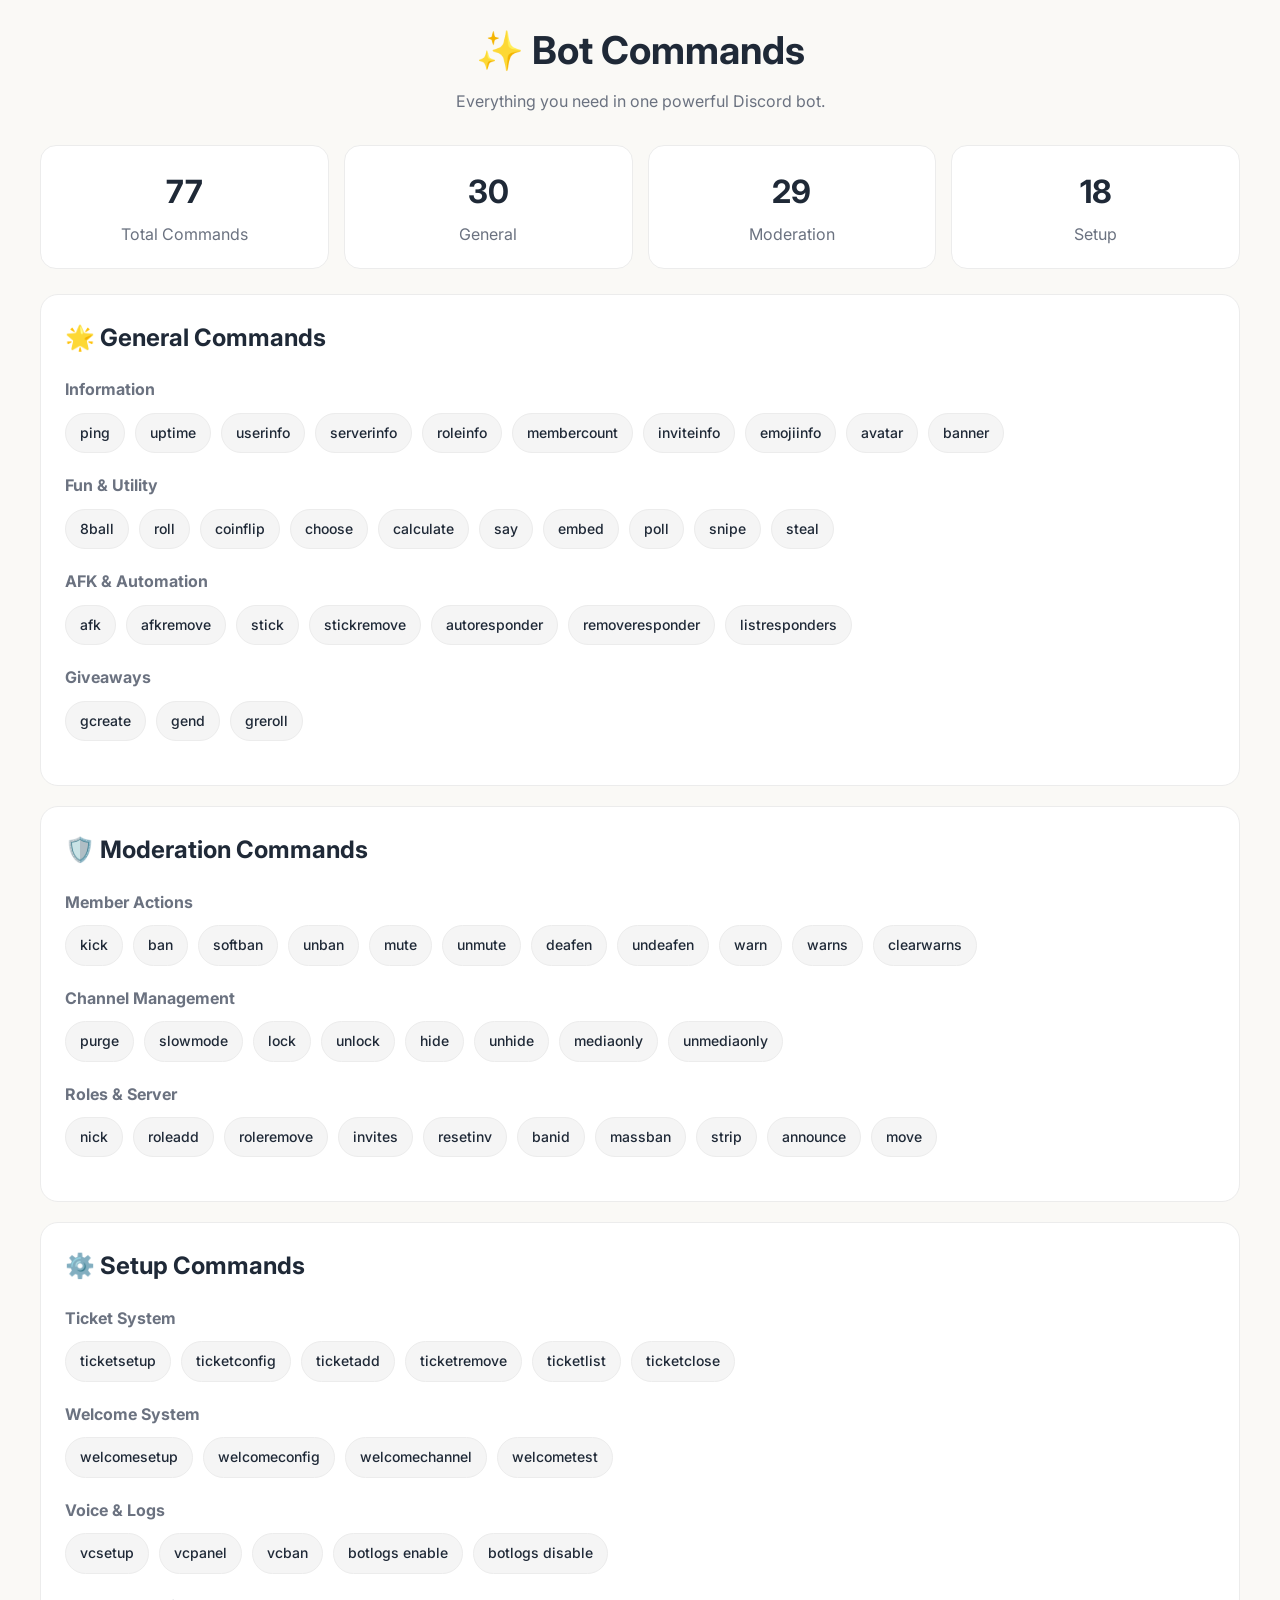
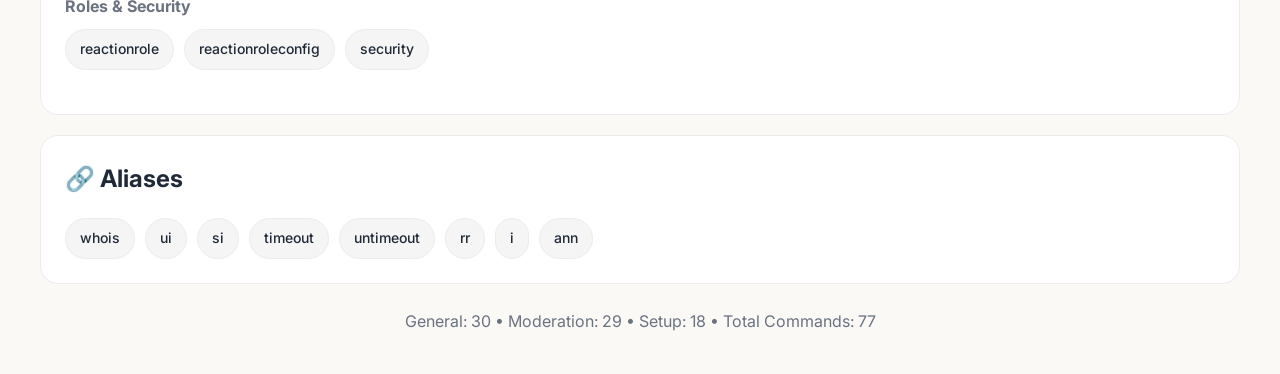
<file: Website/index.html>
<!DOCTYPE html>
<html lang="en">
<head>
<meta charset="UTF-8">
<meta name="viewport" content="width=device-width, initial-scale=1.0">

<title>Bot Commands</title>

<link href="https://fonts.googleapis.com/css2?family=Inter:wght@400;500;600;700&display=swap" rel="stylesheet">

<style>
:root{
    --bg:#faf9f6;
    --card:#ffffff;
    --text:#1f2937;
    --muted:#6b7280;
    --border:#ececec;
    --badge:#f5f5f5;
}

*{
    margin:0;
    padding:0;
    box-sizing:border-box;
}

body{
    background:var(--bg);
    color:var(--text);
    font-family:'Inter',sans-serif;
    line-height:1.6;
    padding:20px;
}

.container{
    max-width:1200px;
    margin:auto;
}

.header{
    text-align:center;
    margin-bottom:30px;
}

.header h1{
    font-size:2.4rem;
    margin-bottom:8px;
}

.header p{
    color:var(--muted);
}

.stats{
    display:grid;
    grid-template-columns:repeat(auto-fit,minmax(180px,1fr));
    gap:15px;
    margin-bottom:25px;
}

.stat{
    background:var(--card);
    border:1px solid var(--border);
    border-radius:16px;
    padding:20px;
    text-align:center;
}

.stat h2{
    font-size:2rem;
    margin-bottom:5px;
}

.stat p{
    color:var(--muted);
}

.section{
    background:var(--card);
    border:1px solid var(--border);
    border-radius:18px;
    padding:24px;
    margin-bottom:20px;
}

.section-title{
    font-size:1.5rem;
    margin-bottom:20px;
}

.subcategory{
    margin-bottom:20px;
}

.subcategory h3{
    font-size:1rem;
    margin-bottom:10px;
    color:var(--muted);
}

.commands{
    display:flex;
    flex-wrap:wrap;
    gap:10px;
}

.cmd{
    background:var(--badge);
    border:1px solid var(--border);
    border-radius:999px;
    padding:8px 14px;
    font-size:14px;
    font-weight:500;
}

.footer{
    text-align:center;
    color:var(--muted);
    margin-top:25px;
    padding-bottom:20px;
}

@media(max-width:600px){

    body{
        padding:15px;
    }

    .header h1{
        font-size:2rem;
    }

    .cmd{
        width:100%;
        text-align:center;
    }
}
</style>
</head>
<body>

<div class="container">

    <div class="header">
        <h1>✨ Bot Commands</h1>
        <p>Everything you need in one powerful Discord bot.</p>
    </div>

    <div class="stats">
        <div class="stat">
            <h2>77</h2>
            <p>Total Commands</p>
        </div>

        <div class="stat">
            <h2>30</h2>
            <p>General</p>
        </div>

        <div class="stat">
            <h2>29</h2>
            <p>Moderation</p>
        </div>

        <div class="stat">
            <h2>18</h2>
            <p>Setup</p>
        </div>
    </div>

    <div class="section">
        <h2 class="section-title">🌟 General Commands</h2>

        <div class="subcategory">
            <h3>Information</h3>
            <div class="commands">
                <span class="cmd">ping</span>
                <span class="cmd">uptime</span>
                <span class="cmd">userinfo</span>
                <span class="cmd">serverinfo</span>
                <span class="cmd">roleinfo</span>
                <span class="cmd">membercount</span>
                <span class="cmd">inviteinfo</span>
                <span class="cmd">emojiinfo</span>
                <span class="cmd">avatar</span>
                <span class="cmd">banner</span>
            </div>
        </div>

        <div class="subcategory">
            <h3>Fun & Utility</h3>
            <div class="commands">
                <span class="cmd">8ball</span>
                <span class="cmd">roll</span>
                <span class="cmd">coinflip</span>
                <span class="cmd">choose</span>
                <span class="cmd">calculate</span>
                <span class="cmd">say</span>
                <span class="cmd">embed</span>
                <span class="cmd">poll</span>
                <span class="cmd">snipe</span>
                <span class="cmd">steal</span>
            </div>
        </div>

        <div class="subcategory">
            <h3>AFK & Automation</h3>
            <div class="commands">
                <span class="cmd">afk</span>
                <span class="cmd">afkremove</span>
                <span class="cmd">stick</span>
                <span class="cmd">stickremove</span>
                <span class="cmd">autoresponder</span>
                <span class="cmd">removeresponder</span>
                <span class="cmd">listresponders</span>
            </div>
        </div>

        <div class="subcategory">
            <h3>Giveaways</h3>
            <div class="commands">
                <span class="cmd">gcreate</span>
                <span class="cmd">gend</span>
                <span class="cmd">greroll</span>
            </div>
        </div>
    </div>

    <div class="section">
        <h2 class="section-title">🛡️ Moderation Commands</h2>

        <div class="subcategory">
            <h3>Member Actions</h3>
            <div class="commands">
                <span class="cmd">kick</span>
                <span class="cmd">ban</span>
                <span class="cmd">softban</span>
                <span class="cmd">unban</span>
                <span class="cmd">mute</span>
                <span class="cmd">unmute</span>
                <span class="cmd">deafen</span>
                <span class="cmd">undeafen</span>
                <span class="cmd">warn</span>
                <span class="cmd">warns</span>
                <span class="cmd">clearwarns</span>
            </div>
        </div>

        <div class="subcategory">
            <h3>Channel Management</h3>
            <div class="commands">
                <span class="cmd">purge</span>
                <span class="cmd">slowmode</span>
                <span class="cmd">lock</span>
                <span class="cmd">unlock</span>
                <span class="cmd">hide</span>
                <span class="cmd">unhide</span>
                <span class="cmd">mediaonly</span>
                <span class="cmd">unmediaonly</span>
            </div>
        </div>

        <div class="subcategory">
            <h3>Roles & Server</h3>
            <div class="commands">
                <span class="cmd">nick</span>
                <span class="cmd">roleadd</span>
                <span class="cmd">roleremove</span>
                <span class="cmd">invites</span>
                <span class="cmd">resetinv</span>
                <span class="cmd">banid</span>
                <span class="cmd">massban</span>
                <span class="cmd">strip</span>
                <span class="cmd">announce</span>
                <span class="cmd">move</span>
            </div>
        </div>
    </div>

    <div class="section">
        <h2 class="section-title">⚙️ Setup Commands</h2>

        <div class="subcategory">
            <h3>Ticket System</h3>
            <div class="commands">
                <span class="cmd">ticketsetup</span>
                <span class="cmd">ticketconfig</span>
                <span class="cmd">ticketadd</span>
                <span class="cmd">ticketremove</span>
                <span class="cmd">ticketlist</span>
                <span class="cmd">ticketclose</span>
            </div>
        </div>

        <div class="subcategory">
            <h3>Welcome System</h3>
            <div class="commands">
                <span class="cmd">welcomesetup</span>
                <span class="cmd">welcomeconfig</span>
                <span class="cmd">welcomechannel</span>
                <span class="cmd">welcometest</span>
            </div>
        </div>

        <div class="subcategory">
            <h3>Voice & Logs</h3>
            <div class="commands">
                <span class="cmd">vcsetup</span>
                <span class="cmd">vcpanel</span>
                <span class="cmd">vcban</span>
                <span class="cmd">botlogs enable</span>
                <span class="cmd">botlogs disable</span>
            </div>
        </div>

        <div class="subcategory">
            <h3>Roles & Security</h3>
            <div class="commands">
                <span class="cmd">reactionrole</span>
                <span class="cmd">reactionroleconfig</span>
                <span class="cmd">security</span>
            </div>
        </div>
    </div>

    <div class="section">
        <h2 class="section-title">🔗 Aliases</h2>

        <div class="commands">
            <span class="cmd">whois</span>
            <span class="cmd">ui</span>
            <span class="cmd">si</span>
            <span class="cmd">timeout</span>
            <span class="cmd">untimeout</span>
            <span class="cmd">rr</span>
            <span class="cmd">i</span>
            <span class="cmd">ann</span>
        </div>
    </div>

    <div class="footer">
        General: 30 • Moderation: 29 • Setup: 18 • Total Commands: 77
    </div>

</div>

</body>
</html>
</file>
